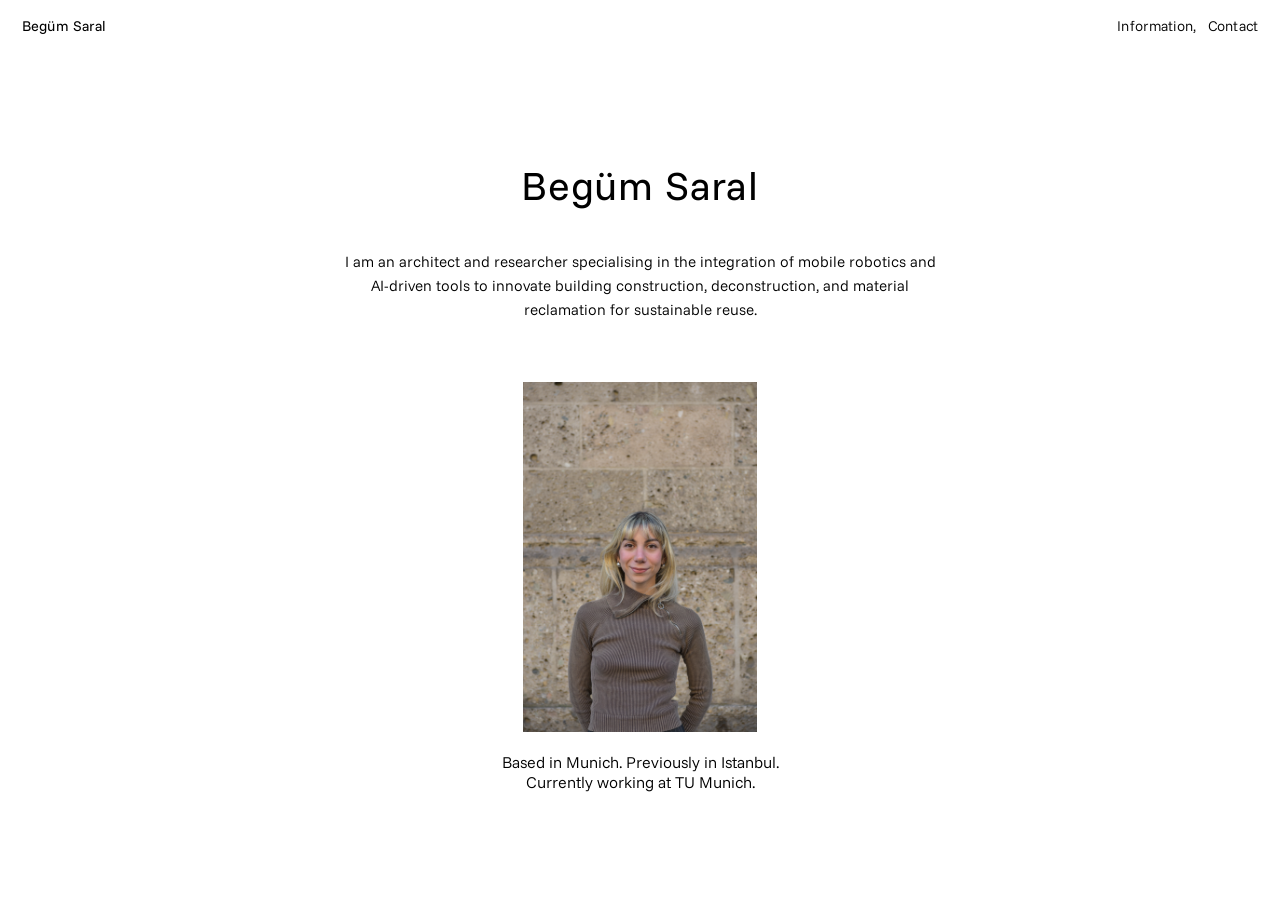
<file: information.html>
<!DOCTYPE html>
<html lang="en">
<head>
    <meta charset="UTF-8">
    <meta name="viewport" content="width=device-width, initial-scale=1.0">
    <link rel="stylesheet" href="style.css">
    <link href="https://fonts.googleapis.com/css2?family=Funnel+Sans:wght@300;400&display=swap" rel="stylesheet">
    <title>Information | Begüm Saral</title>
</head>
<body>

    <!-- ── NAV ── -->
    <nav>
        <a href="index.html" class="nav-name" style="text-decoration: none; color: inherit; cursor: pointer;">Begüm Saral</a>
        <div class="nav-links">
            <button onclick="window.location.href='information.html'">Information,</button>
            <button onclick="openPanel('contactPanel')">Contact</button>
        </div>
    </nav>

    <!-- ── INFORMATION PAGE ── -->
    <div id="informationPage">
        <div class="info-container">
            <h1>Begüm Saral</h1>
            <div class="info-content">
                <p>I am an architect and researcher specialising in the integration of mobile robotics and AI-driven tools to innovate building construction, deconstruction, and material reclamation for sustainable reuse.</p>
            </div>
            <div class="info-image">
                <img src="images/profile-image.jpg" alt="Profile" onerror="this.style.opacity='0.3'">
            </div>
            <div class="info-location">
                <p>Based in Munich. Previously in Istanbul.</p>
                <p>Currently working at TU Munich.</p>
            </div>
        </div>
    </div>

    <!-- ── CONTACT PANEL ── -->
    <div class="panel" id="contactPanel">
        <div class="panel-inner">
            <button class="close-btn" onclick="closePanel('contactPanel')">Close</button>
            <div class="panel-content">
                <h2>Contact</h2>
                <p><a href="mailto:begum.saral@tum.de">begum.saral@tum.de</a></p>
                <p><a href="mailto:saral.begum@gmail.com">saral.begum@gmail.com</a></p>
                <p><a href="https://github.com/begums" target="_blank">GitHub ↗</a></p>
                <p><a href="https://www.linkedin.com/in/begum-saral/" target="_blank">LinkedIn ↗</a></p>
            </div>
        </div>
    </div>

    <script>
        // ── Panels ──
        function openPanel(id) {
            document.getElementById(id).classList.add('active');
            document.body.style.overflow = 'hidden';
        }
        function closePanel(id) {
            document.getElementById(id).classList.remove('active');
            document.body.style.overflow = '';
        }
        document.querySelectorAll('.panel').forEach(panel => {
            panel.addEventListener('click', e => {
                if (e.target === panel) closePanel(panel.id);
            });
        });
        document.addEventListener('keydown', e => {
            if (e.key === 'Escape')
                document.querySelectorAll('.panel.active').forEach(p => closePanel(p.id));
        });
    </script>
</body>
</html>
</file>
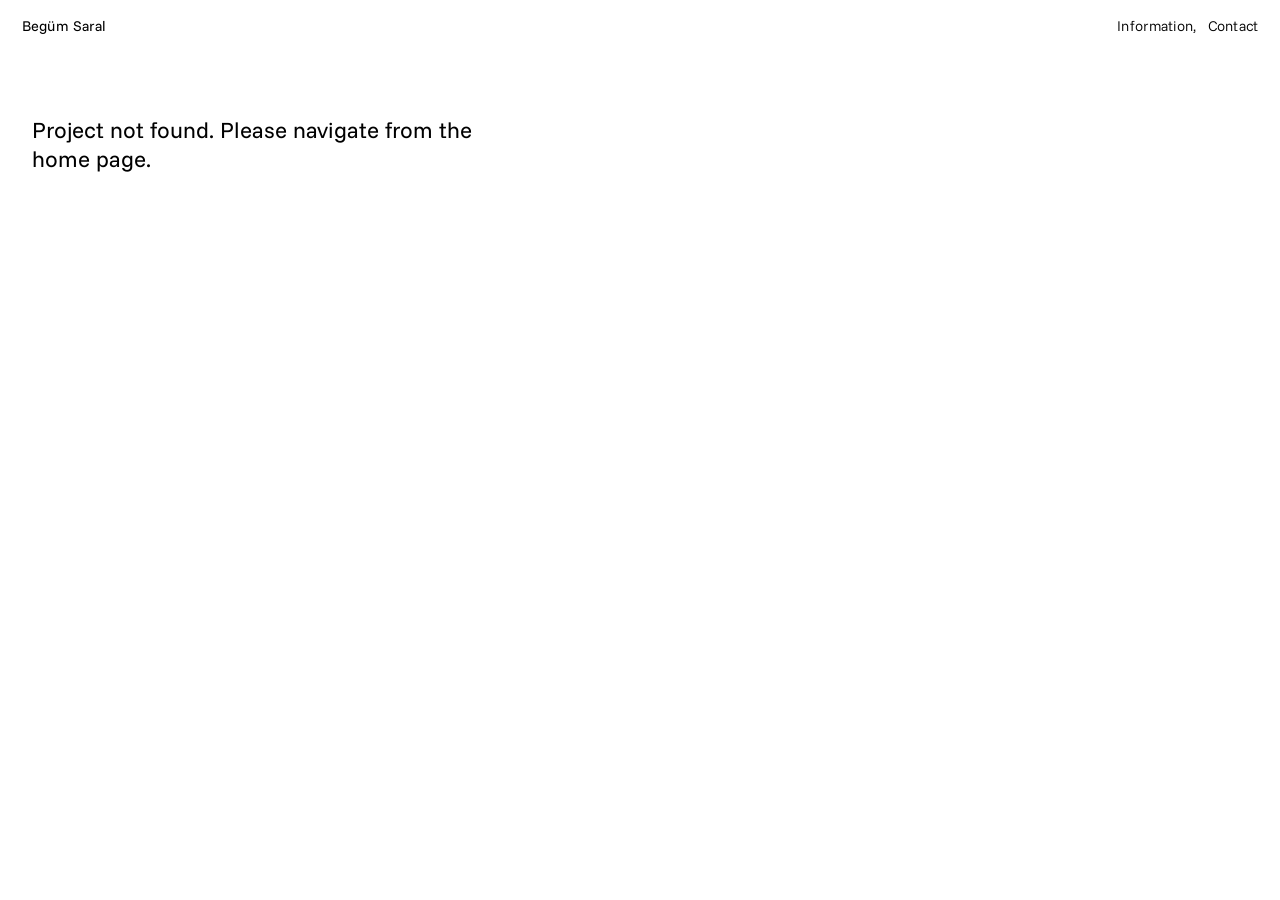
<file: project.html>
<!DOCTYPE html>
<html lang="en">
<head>
    <meta charset="UTF-8">
    <meta name="viewport" content="width=device-width, initial-scale=1.0">
    <link rel="stylesheet" href="style.css">
    <link rel="stylesheet" href="project.css">
    <link href="https://fonts.googleapis.com/css2?family=Funnel+Sans:wght@300;400&display=swap" rel="stylesheet">
    <title>Project — Begüm Saral</title>
</head>
<body class="project-page">

    <!-- ── NAV ── -->
    <nav>
        <a href="index.html" class="nav-name nav-name-link">Begüm Saral</a>
        <div class="nav-links">
            <button onclick="window.location.href='information.html'">Information,</button>
            <button onclick="openPanel('contactPanel')">Contact</button>
        </div>
    </nav>

    <!-- ── PROJECT CONTENT ── -->
    <main id="projectContent">
        <aside id="projectInfo">
            <div id="projectMeta">
                <span id="projectTag" class="proj-tag"></span>
                <span id="projectYear" class="proj-year"></span>
            </div>
            <h1 id="projectTitle"></h1>
            <p id="projectDesc"></p>
            <p id="projectPublications" class="project-publications"></p>
            <ul id="projectTech" class="tech-list"></ul>
        </aside>
        <section id="projectImages"></section>
    </main>

    <!-- ── LIGHTBOX ── -->
    <div class="lightbox" id="lightbox">
        <div class="lightbox-content">
            <div id="lightboxMedia"></div>
            <button class="lightbox-nav lightbox-prev" onclick="lightboxPrev()">&lt;</button>
            <button class="lightbox-nav lightbox-next" onclick="lightboxNext()">&gt;</button>
            <button class="lightbox-close" onclick="closeLightbox()">×</button>
        </div>
    </div>

    <!-- ── CONTACT PANEL ── -->
    <div class="panel" id="contactPanel">
        <div class="panel-inner">
            <button class="close-btn" onclick="closePanel('contactPanel')">Close</button>
            <div class="panel-content">
                <h2>Contact</h2>
                <p><a href="mailto:begum.saral@tum.de">begum.saral@tum.de</a></p>
                <p><a href="mailto:saral.begum@gmail.com">saral.begum@gmail.com</a></p>
                <p><a href="https://github.com/begums" target="_blank">GitHub ↗</a></p>
                <p><a href="https://www.linkedin.com/in/begum-saral/" target="_blank">LinkedIn ↗</a></p>
            </div>
        </div>
    </div>

    <script>
        let currentProject = null;
        let allMediaItems = [];
        let currentMediaIndex = 0;

        function loadProject() {
            const params = new URLSearchParams(window.location.search);
            const id = params.get('id');

            let p = null;
            try {
                const stored = sessionStorage.getItem('currentProject');
                if (stored) p = JSON.parse(stored);
                if (!p || p.id !== id) {
                    const all = JSON.parse(sessionStorage.getItem('allProjects') || '[]');
                    p = all.find(x => x.id === id) || null;
                }
            } catch(e) {}

            if (!p) {
                document.getElementById('projectTitle').textContent = 'Project not found. Please navigate from the home page.';
                return;
            }

            currentProject = p;

            document.title = `${p.title} — Begüm Saral`;
            document.getElementById('projectTag').textContent = p.tag;
            document.getElementById('projectYear').textContent = p.year;
            document.getElementById('projectTitle').textContent = p.title;
            document.getElementById('projectDesc').textContent = p.description;

            const techList = document.getElementById('projectTech');
            (p.keywords || []).forEach(k => {
                const span = document.createElement('span');
                span.textContent = k;
                techList.appendChild(span);
            });

            const pubsElement = document.getElementById('projectPublications');
            if (p.publications) {
                pubsElement.innerHTML = p.publications;
            } else {
                pubsElement.style.display = 'none';
            }

            const grid = document.getElementById('projectImages');
            allMediaItems = [];

            // Add vimeo video if available
            if (p.vimeo_id) {
                const vimeoDiv = document.createElement('div');
                vimeoDiv.className = 'grid-item';
                const vimeoIndex = allMediaItems.length;
                vimeoDiv.onclick = () => openLightbox(vimeoIndex);
                
                // Fetch Vimeo thumbnail
                let thumbnailLoaded = false;
                fetch(`https://vimeo.com/api/oembed.json?url=https://vimeo.com/${p.vimeo_id}`)
                    .then(res => res.json())
                    .then(data => {
                        const img = document.createElement('img');
                        img.src = data.thumbnail_url;
                        img.alt = 'Video thumbnail';
                        img.style.width = '100%';
                        img.style.height = '100%';
                        img.style.objectFit = 'contain';
                        vimeoDiv.appendChild(img);
                        thumbnailLoaded = true;
                    })
                    .catch(() => {
                        // No thumbnail available - show black box
                        if (!thumbnailLoaded) {
                            vimeoDiv.style.background = '#1a1a1a';
                            vimeoDiv.style.minHeight = '400px';
                        }
                    });
                
                const overlay = document.createElement('div');
                overlay.className = 'grid-item-overlay';
                
                const playButton = document.createElement('div');
                playButton.className = 'play-button';
                playButton.innerHTML = '▶';
                playButton.style.color = '#fff';
                playButton.style.fontSize = '24px';
                playButton.style.lineHeight = '1';
                
                overlay.appendChild(playButton);
                vimeoDiv.appendChild(overlay);
                grid.appendChild(vimeoDiv);
                allMediaItems.push({ type: 'vimeo', vimeo_id: p.vimeo_id });
            }

            // Add images (supports both array and object formats)
            if (p.images) {
                const isObjectFormat = !Array.isArray(p.images);
                
                if (isObjectFormat) {
                    // Object format with grid positions
                    let lastWasBreak = false;
                    Object.values(p.images).forEach(item => {
                        if (item.breakLine) {
                            const spacer = document.createElement('div');
                            spacer.className = 'force-break';
                            grid.appendChild(spacer);
                            lastWasBreak = true;
                            return;
                        }
                        
                        const div = document.createElement('div');
                        div.className = 'grid-item' + (item.colSpan && item.colSpan > 1 ? ' multi-col' : '') + (lastWasBreak ? ' after-break' : '');
                        lastWasBreak = false;
                        const imageIndex = allMediaItems.length;
                        div.onclick = () => openLightbox(imageIndex);
                        const img = document.createElement('img');
                        img.src = item.src;
                        img.alt = p.title;
                        div.appendChild(img);
                        if (item.caption) {
                            const caption = document.createElement('div');
                            caption.className = 'grid-item-caption';
                            caption.textContent = item.caption;
                            div.appendChild(caption);
                        }
                        grid.appendChild(div);
                        allMediaItems.push({ type: 'image', src: item.src });
                    });
                } else {
                    // Array format (backward compatible)
                    p.images.forEach((item, idx) => {
                        // Support both string format and object format with breakLine
                        const src = typeof item === 'string' ? item : item.src;
                        const breakLine = typeof item === 'object' && item.breakLine;
                        
                        // Track if next item should be marked as after-break
                        if (breakLine) {
                            const spacer = document.createElement('div');
                            spacer.className = 'force-break';
                            grid.appendChild(spacer);
                        }
                        
                        if (typeof item === 'string') {
                            // String items can't be marked as after-break since there's no breakLine info
                            const div = document.createElement('div');
                            div.className = 'grid-item';
                            const imageIndex = allMediaItems.length;
                            div.onclick = () => openLightbox(imageIndex);
                            const img = document.createElement('img');
                            img.src = item;
                            img.alt = p.title;
                            div.appendChild(img);
                            grid.appendChild(div);
                            allMediaItems.push({ type: 'image', src: item });
                        } else {
                            const div = document.createElement('div');
                            div.className = 'grid-item';
                            const imageIndex = allMediaItems.length;
                            div.onclick = () => openLightbox(imageIndex);
                            const img = document.createElement('img');
                            img.src = src;
                            img.alt = p.title;
                            div.appendChild(img);
                            if (item.caption) {
                                const caption = document.createElement('div');
                                caption.className = 'grid-item-caption';
                                caption.textContent = item.caption;
                                div.appendChild(caption);
                            }
                            grid.appendChild(div);
                            allMediaItems.push({ type: 'image', src: src });
                        }
                    });
                }
            } else if (p.cover) {
                const div = document.createElement('div');
                div.className = 'grid-item';
                const imageIndex = allMediaItems.length;
                div.onclick = () => openLightbox(imageIndex);
                const img = document.createElement('img');
                img.src = p.cover;
                img.alt = p.title;
                div.appendChild(img);
                grid.appendChild(div);
                allMediaItems.push({ type: 'image', src: p.cover });
            }
        }

        function openLightbox(index) {
            currentMediaIndex = index;
            updateLightbox();
            document.getElementById('lightbox').classList.add('active');
            document.body.style.overflow = 'hidden';
        }

        function closeLightbox() {
            document.getElementById('lightbox').classList.remove('active');
            document.body.style.overflow = '';
        }

        function lightboxNext() {
            event.stopPropagation();
            currentMediaIndex = (currentMediaIndex + 1) % allMediaItems.length;
            updateLightbox();
        }

        function lightboxPrev() {
            event.stopPropagation();
            currentMediaIndex = (currentMediaIndex - 1 + allMediaItems.length) % allMediaItems.length;
            updateLightbox();
        }

        function updateLightbox() {
            const media = allMediaItems[currentMediaIndex];
            const container = document.getElementById('lightboxMedia');
            container.innerHTML = '';

            if (media.type === 'image') {
                const img = document.createElement('img');
                img.src = media.src;
                img.alt = 'Project image';
                img.className = 'lightbox-media';
                container.appendChild(img);
            } else if (media.type === 'vimeo') {
                const iframe = document.createElement('iframe');
                iframe.src = `https://player.vimeo.com/video/${media.vimeo_id}?h=&autoplay=1`;
                iframe.width = '100%';
                iframe.height = '100%';
                iframe.frameborder = '0';
                iframe.allowFullscreen = true;
                iframe.allow = 'autoplay';
                iframe.className = 'lightbox-media';
                container.appendChild(iframe);
            }
        }

        // Close lightbox when clicking the image or background
        document.getElementById('lightbox').addEventListener('click', function(e) {
            // Close on any click except the nav buttons
            if (!e.target.closest('.lightbox-nav')) {
                closeLightbox();
            }
        });

        // Close on Esc, navigate with arrow keys
        document.addEventListener('keydown', e => {
            const lightbox = document.getElementById('lightbox');
            if (lightbox.classList.contains('active')) {
                if (e.key === 'Escape') closeLightbox();
                if (e.key === 'ArrowRight') lightboxNext();
                if (e.key === 'ArrowLeft') lightboxPrev();
            }
        });

        // ── Panel functions ──
        function openPanel(id) {
            document.getElementById(id).classList.add('active');
            document.body.style.overflow = 'hidden';
        }
        function closePanel(id) {
            document.getElementById(id).classList.remove('active');
            document.body.style.overflow = '';
        }
        document.querySelectorAll('.panel').forEach(panel => {
            panel.addEventListener('click', e => {
                if (e.target === panel) closePanel(panel.id);
            });
        });
        document.addEventListener('keydown', e => {
            if (e.key === 'Escape')
                document.querySelectorAll('.panel.active').forEach(p => closePanel(p.id));
        });

        loadProject();
    </script>
</body>
</html>
</file>
<file: style.css>
/* ── Variables ── */
:root {
    --bg:      #ffffff;   
    --ink:     #000000;
    --muted:   #999999;
    --panel-bg:#b5836f;
    --font:    'Funnel Sans', sans-serif;
}

/* ── Reset ── */
*, *::before, *::after { box-sizing: border-box; margin: 0; padding: 0; }

html, body {
    height: 100%;
    overflow: hidden; /* no page scroll — only strip scrolls */
}

body {
    background: var(--bg);
    color: var(--ink);
    font-family: var(--font);
    font-weight: 300;
}

/* ── NAV ── */
nav {
    position: fixed;
    top: 0; left: 0; right: 0;
    z-index: 50;
    height: 52px;
    display: flex;
    align-items: center;
    justify-content: space-between;
    padding: 0 22px;
}

.nav-name {
    font-size: 0.9rem;
    font-weight: 400;
    letter-spacing: 0.01em;
    color: var(--ink);
}

.nav-links {
    display: flex;
    gap: 12px;
}

.nav-links button {
    background: none;
    border: none;
    font-family: var(--font);
    font-size: 0.9rem;
    font-weight: 300;
    color: var(--ink);
    cursor: pointer;
    padding: 0;
    letter-spacing: 0.01em;
    transition: opacity 0.15s;
}
.nav-links button:hover { opacity: 0.5; }

/* ── SCROLL STRIP ── */
#scrollStrip {
    position: fixed;
    top: 52px; bottom: 0; left: 0; right: 0;
    overflow-x: scroll;
    overflow-y: hidden;
    cursor: grab;
    scroll-behavior: smooth;
    -webkit-overflow-scrolling: touch;
    scrollbar-width: none;
}
#scrollStrip::-webkit-scrollbar { display: none; }

#scrollTrack {
    display: flex;
    align-items: flex-end;
    gap: 0;
    height: 100%;
    padding: 0;
    width: max-content;
}

/* ── PROJECT ITEM ── */
.project-item {
    position: relative;
    flex-shrink: 0;
    cursor: pointer;
    display: flex;
    flex-direction: column;
    align-items: flex-start;
    gap: 0px;
    padding-bottom: 0px;
}

.proj-img-wrap {
    position: relative;
    width: auto;
    height: auto;
    background: #ffffff;
    overflow: hidden;
}

.proj-img-wrap img {
    width: 100%; height: 100%;
    object-fit: contain;
    display: block;
    transition: transform 0.5s ease;
    filter: grayscale(15%);
}
.project-item:hover .proj-img-wrap img {
    transform: scale(1.03);
    filter: grayscale(0%);
}

/* Fallback number when no image */
.proj-num {
    position: absolute;
    bottom: 12px; right: 16px;
    font-size: 4rem;
    font-weight: 300;
    color: rgba(0,0,0,0.12);
    line-height: 1;
    pointer-events: none;
}
.proj-img-wrap.no-img img { display: none; }
.proj-img-wrap:not(.no-img) .proj-num { display: none; }

/* Label above image */
.proj-label-top {
    display: flex;
    flex-direction: column;
    gap: 2px;
    padding-left: 8px;
}
.proj-title-top {
    font-size: 0.88rem;
    font-weight: 400;
    color: var(--ink);
    line-height: 1.2;
    white-space: nowrap;
}

/* Items align to bottom for image only */
.project-item { margin: 0; padding: 0; }

/* ── Panels (Bio, Contact) ── */
.panel {
    position: fixed;
    inset: 0;
    z-index: 200;
    display: flex;
    align-items: stretch;
    justify-content: flex-end;
    pointer-events: none;
    opacity: 0;
    transition: opacity 0.3s ease;
}
.panel.active {
    pointer-events: all;
    opacity: 1;
}
.panel.active .panel-inner {
    transform: translateX(0);
}

.panel-inner {
    background: var(--panel-bg);
    width: 480px;
    max-width: 100vw;
    height: 100%;
    overflow-y: auto;
    position: relative;
    transform: translateX(40px);
    transition: transform 0.4s cubic-bezier(0.22, 1, 0.36, 1);
    display: flex;
    flex-direction: column;
}

/* Close button */
.close-btn {
    position: sticky;
    top: 0;
    align-self: flex-end;
    background: none;
    border: none;
    font-family: var(--font);
    font-size: 0.78rem;
    font-weight: 300;
    letter-spacing: 0.08em;
    text-transform: uppercase;
    color: var(--muted);
    cursor: pointer;
    padding: 22px 28px 0;
    transition: color 0.15s;
    z-index: 10;
}
.close-btn:hover { color: var(--ink); }

/* Panel content */
.panel-content {
    padding: 32px 40px 60px;
    flex: 1;
}

.panel-content h2 {
    font-size: 1.1rem;
    font-weight: 400;
    letter-spacing: 0.01em;
    margin-bottom: 28px;
    color: var(--ink);
}

.panel-content p {
    font-size: 0.88rem;
    line-height: 1.85;
    color: var(--ink);
    opacity: 0.75;
    margin-bottom: 16px;
}

.panel-content a {
    color: var(--ink);
    text-decoration: none;
    border-bottom: 1px solid rgba(0,0,0,0.2);
    transition: border-color 0.15s;
}
.panel-content a:hover { border-color: var(--ink); }

/* Project panel layout */
.project-panel-content {
    padding: 0;
    display: flex;
    flex-direction: column;
}

.panel-img {
    width: 100%;
    aspect-ratio: 4/3;
    background: #b5c89a;
    overflow: hidden;
    flex-shrink: 0;
}
.panel-img img {
    width: 100%; height: 100%;
    object-fit: cover;
    display: block;
    filter: grayscale(10%);
}

.panel-text {
    padding: 32px 40px 60px;
    display: flex;
    flex-direction: column;
    gap: 14px;
}

.panel-text .proj-tag {
    font-size: 0.68rem;
    letter-spacing: 0.12em;
    text-transform: uppercase;
    color: var(--muted);
}

.panel-text h2 {
    font-size: 1.3rem;
    font-weight: 400;
    margin: 0;
    line-height: 1.3;
}

.panel-text p {
    font-size: 0.86rem;
    line-height: 1.85;
    color: var(--ink);
    opacity: 0.7;
    margin: 0;
}

.tech-list {
    display: flex;
    flex-wrap: wrap;
    gap: 8px;
    margin-top: 4px;
}
.tech-list span {
    font-size: 0.7rem;
    letter-spacing: 0.1em;
    text-transform: uppercase;
    color: var(--muted);
    border: 1px solid rgba(0,0,0,0.18);
    padding: 3px 10px;
}

.ext-link {
    display: inline-block;
    margin-top: 8px;
    font-size: 0.78rem;
    letter-spacing: 0.08em;
    text-transform: uppercase;
    color: var(--ink);
    text-decoration: none;
    border-bottom: 1px solid rgba(0,0,0,0.3);
    width: fit-content;
    transition: border-color 0.15s, opacity 0.15s;
}
.ext-link:hover { opacity: 0.5; }

/* ── Information Page ── */
#informationPage {
    margin-top: 52px;
    height: calc(100vh - 52px);
    overflow-y: auto;
    display: flex;
    align-items: center;
    justify-content: center;
    padding: 60px 40px;
}

.info-container {
    max-width: 600px;
    display: flex;
    flex-direction: column;
    align-items: center;
    text-align: center;
}

#informationPage h1 {
    font-size: 2.5rem;
    font-weight: 400;
    margin-bottom: 40px;
    letter-spacing: 0.02em;
}

.info-content {
    margin-bottom: 60px;
    font-size: 0.95rem;
    line-height: 1.6;
    color: var(--ink);
}

.info-content p {
    margin-bottom: 16px;
}

.info-content p:last-child {
    margin-bottom: 0;
}

.info-image {
    width: 100%;
    max-width: 350px;
    aspect-ratio: 1;
    overflow: hidden;
    margin-bottom: 20px;
}

.info-image img {
    width: 100%;
    height: 100%;
    object-fit: contain;
    display: block;
}

/* ── Mobile ── */
@media (max-width: 600px) {
    nav { padding: 0 20px; }
    #scrollTrack { padding: 0; }
    .proj-img-wrap { width: 260px !important; height: calc(100vh - 52px) !important; }
    .project-item { margin: 0 !important; }
    .panel-inner { width: 100vw; }
    .panel-content { padding: 24px 24px 48px; }
    .panel-text { padding: 24px 24px 48px; }
}
</file>
<file: project.css>
/* ── Project page overrides ── */

body.project-page {
    overflow: auto; /* normal scroll on project page */
}

/* nav-name as a link back to index */
.nav-name-link {
    text-decoration: none;
    color: var(--ink);
    transition: opacity 0.15s;
}
.nav-name-link:hover { opacity: 0.5; }

#nav-project-title {
    font-size: 0.78rem;
    font-weight: 300;
    color: var(--muted);
    letter-spacing: 0.04em;
}

/* ── Main layout: fixed left panel, scrollable right grid ── */
#projectContent {
    display: grid;
    grid-template-columns: 550px 1fr;
    min-height: calc(100vh - 52px);
    margin-top: 52px;
}

/* ── Left info panel ── */
#projectInfo {
    position: sticky;
    top: 52px;
    height: calc(100vh - 52px);
    padding: 48px 40px 48px 32px;
    display: flex;
    flex-direction: column;
    gap: 16px;
    overflow-y: auto;
}

#projectMeta {
    display: flex;
    gap: 12px;
    align-items: center;
}

.proj-year {
    font-size: 0.68rem;
    letter-spacing: 0.12em;
    text-transform: uppercase;
    color: var(--muted);
}

#projectTitle {
    font-size: 1.4rem;
    font-weight: 400;
    line-height: 1.3;
    color: var(--ink);
    margin: 0;
}

#projectDesc {
    font-size: 0.86rem;
    line-height: 1.85;
    color: var(--ink);
    opacity: 0.7;
    margin: 0;
    flex: 1;
}

.tech-list {
    display: flex;
    flex-wrap: wrap;
    gap: 8px;
    list-style: none;
    padding: 0;
    margin: 0;
}
.tech-list span {
    font-size: 0.7rem;
    letter-spacing: 0.1em;
    text-transform: uppercase;
    color: var(--muted);
    border: 1px solid rgba(0,0,0,0.18);
    padding: 3px 10px;
}

.ext-link {
    display: inline-block;
    font-size: 0.78rem;
    letter-spacing: 0.08em;
    text-transform: uppercase;
    color: var(--ink);
    text-decoration: none;
    border-bottom: 1px solid rgba(0,0,0,0.3);
    width: fit-content;
    transition: opacity 0.15s;
}
.ext-link:hover { opacity: 0.45; }

.project-publications {
    font-size: 0.86rem;
    line-height: 1.85;
    color: var(--ink);
    opacity: 0.7;
    margin: 0;
    font-style: italic;
}

/* ── Right image grid ── */
#projectImages {
    padding: 32px;
    display: flex;
    flex-wrap: wrap;
    gap: 20px;
    row-gap: 20px;
    align-items: stretch;
    position: relative;
}

.grid-item {
    cursor: pointer;
    background: transparent;
    overflow: visible;
    position: relative;
    height: 400px;
    width: auto;
    display: flex;
    flex-direction: column;
}

.grid-item.multi-col {
    flex: 0 0 auto;
}

.force-break {
    flex-basis: 100%;
    height: 0;
    overflow: hidden;
    padding: 0;
    margin: 0;
}

.grid-item.after-break {
    /* no special styling */
}

.grid-item.force-break {
    /* no special styling needed */
}

.grid-item img, .grid-item iframe {
    width: 100%;
    height: 100%;
    object-fit: contain;
    display: block;
    transition: transform 0.5s ease;
    filter: grayscale(10%);
    border: none;
}

.grid-item-caption {
    font-size: 0.9rem;
    color: var(--ink);
    margin-top: 8px;
    text-align: center;
    white-space: nowrap;
}

.grid-item.multi-col img, .grid-item.multi-col iframe {
    max-width: 95%;
    max-height: 95%;
}
.grid-item:hover img, .grid-item:hover iframe {
    transform: scale(1.03);
    filter: grayscale(0%);
}

.grid-item-overlay {
    position: absolute;
    inset: 0;
    background: transparent;
    display: flex;
    align-items: center;
    justify-content: center;
    cursor: pointer;
    z-index: 10;
}

.play-button {
    width: 60px;
    height: 60px;
    background: #000;
    border-radius: 50%;
    display: flex;
    align-items: center;
    justify-content: center;
    transition: transform 0.3s ease;
}

.grid-item:hover .play-button {
    transform: scale(1.1);
}

/* ── Lightbox overlay ── */
.lightbox {
    position: fixed;
    inset: 0;
    z-index: 300;
    display: none;
    align-items: center;
    justify-content: center;
    background: rgba(0,0,0,0.9);
}
.lightbox.active {
    display: flex;
}

.lightbox-content {
    position: relative;
    width: calc(100vw - 60px);
    height: calc(100vh - 60px);
    display: flex;
    align-items: center;
    justify-content: center;
    pointer-events: none;
}

#lightboxMedia {
    display: flex;
    align-items: center;
    justify-content: center;
    width: 100%;
    height: 100%;
    pointer-events: auto;
}

.lightbox-nav,
.lightbox-close {
    pointer-events: auto;
}

.lightbox-media {
    max-width: 85%;
    max-height: 100%;
    object-fit: contain;
    border: none;
}

.lightbox-nav {
    position: absolute;
    top: 50%;
    transform: translateY(-50%);
    background: transparent;
    border: none;
    color: white;
    font-size: 1rem;
    font-weight: 700;
    width: 40px;
    height: 40px;
    cursor: pointer;
    display: flex;
    align-items: center;
    justify-content: center;
    transition: opacity 0.2s;
    z-index: 310;
}
.lightbox-nav:hover { opacity: 0.7; }
.lightbox-prev { left: 16px; }
.lightbox-next { right: 16px; }

.lightbox-close {
    display: none;
}

/* ── Responsive ── */
@media (max-width: 800px) {
    #projectContent {
        grid-template-columns: 1fr;
    }
    #projectInfo {
        position: relative;
        top: auto;
        height: auto;
        border-right: none;
        border-bottom: 1px solid rgba(0,0,0,0.08);
        padding: 32px 24px;
    }
    #projectImages {
        padding: 24px;
        grid-template-columns: repeat(2, 1fr);
    }
}
</file>
